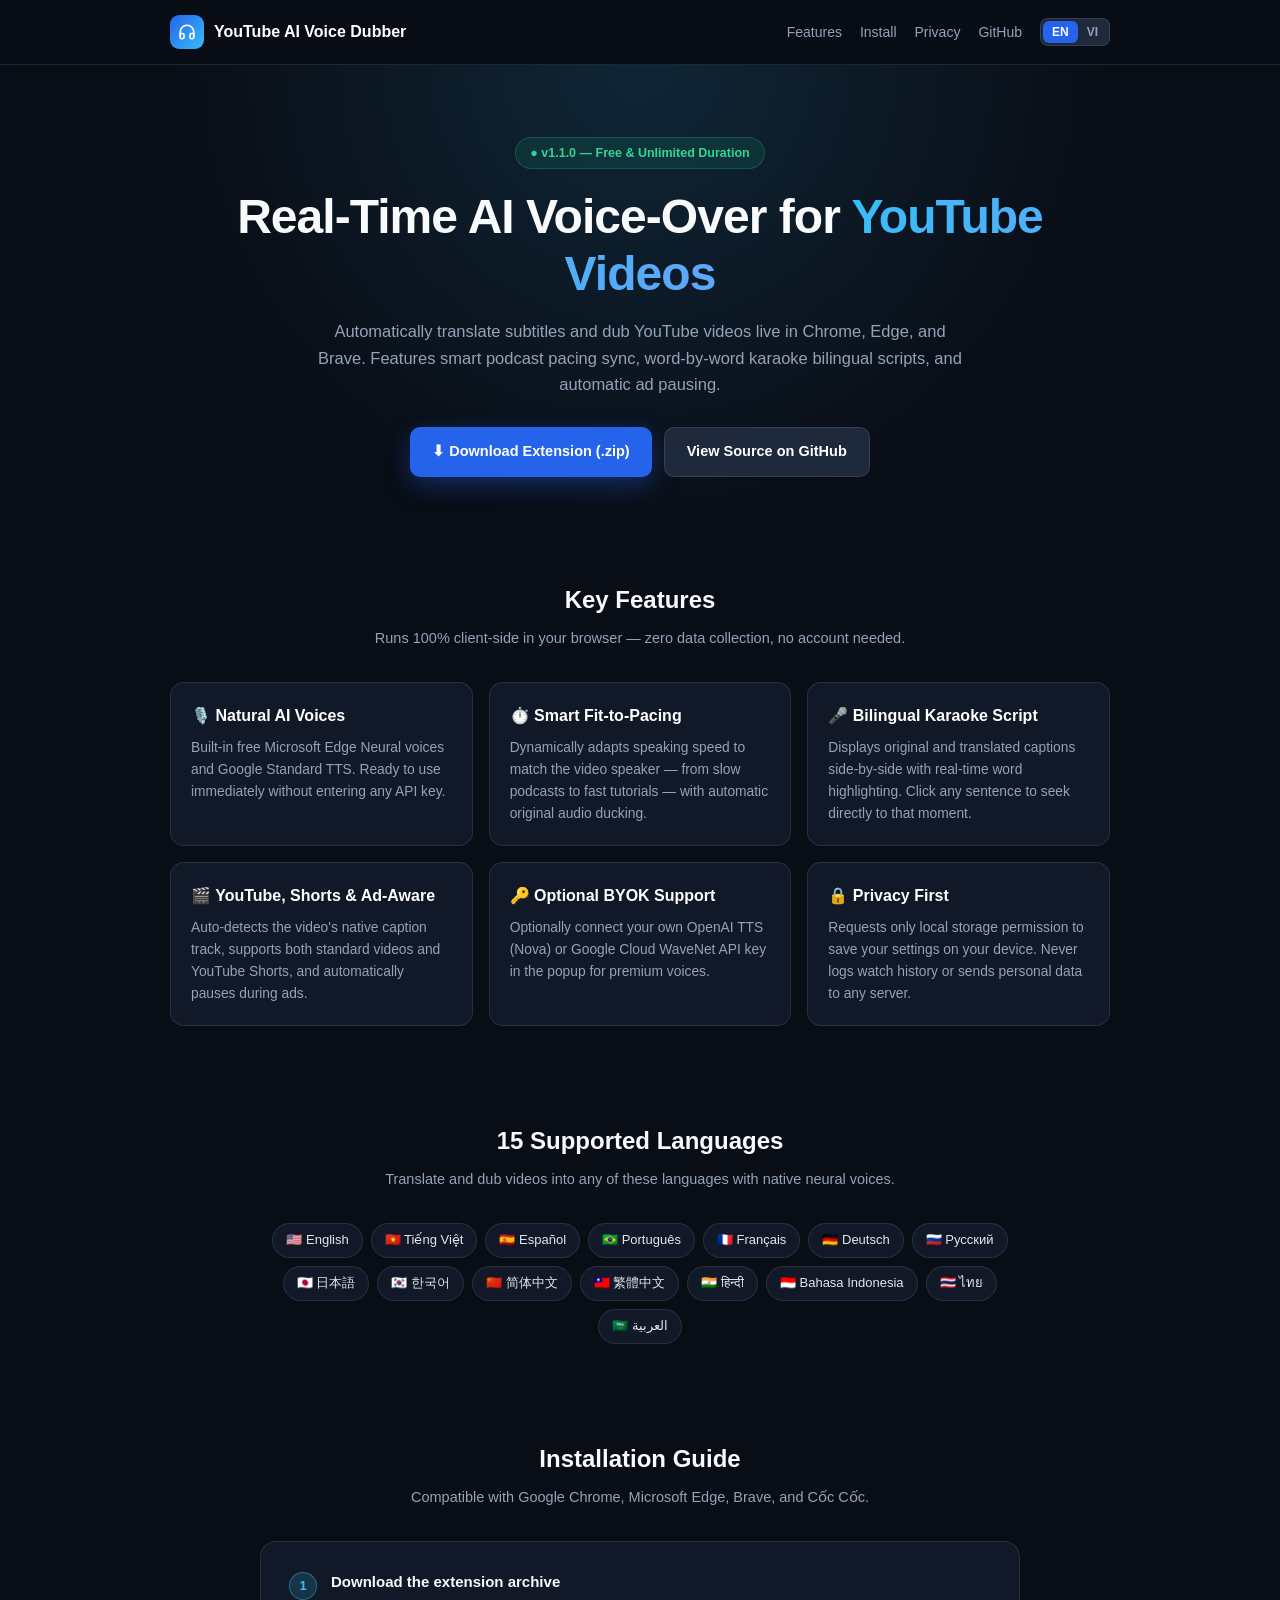
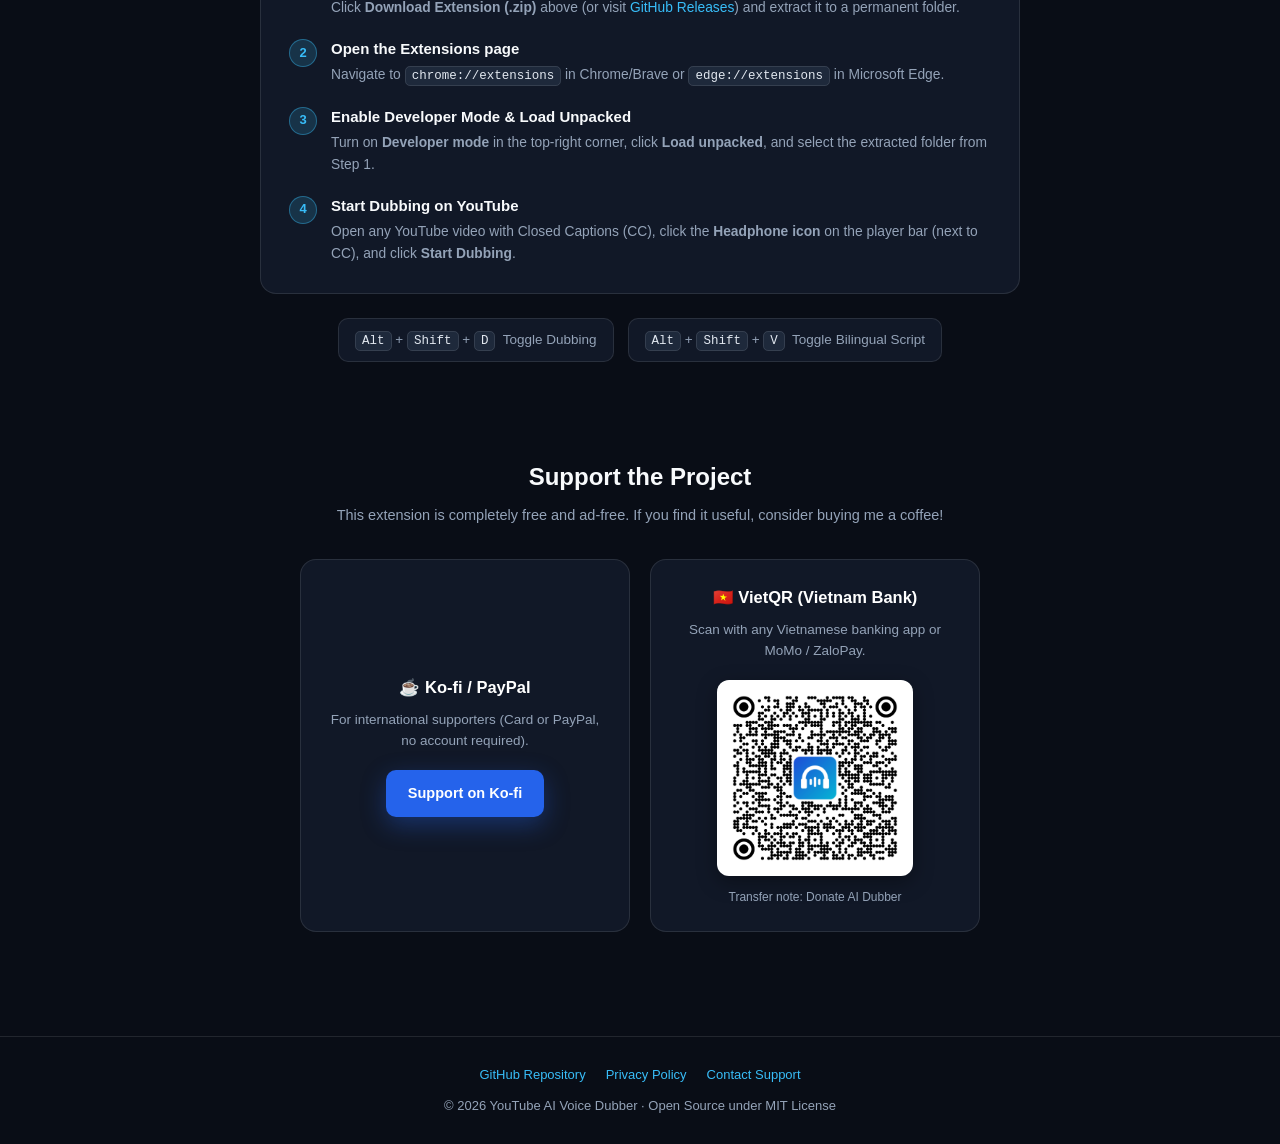
<file: docs/index.html>
<!DOCTYPE html>
<html lang="en">
<head>
  <meta charset="UTF-8" />
  <meta name="viewport" content="width=device-width, initial-scale=1.0" />
  <title>YouTube AI Voice Dubber — Real-Time AI Video Dubbing</title>
  <meta name="description" content="Free Chrome & Edge extension for real-time YouTube subtitle translation and natural AI voice-over with bilingual karaoke subtitles." />
  <style>
    :root {
      --bg: #090d16;
      --surface: #111827;
      --surface-2: #1e293b;
      --border: rgba(255, 255, 255, 0.1);
      --text: #f8fafc;
      --muted: #94a3b8;
      --accent: #38bdf8;
      --primary: #2563eb;
      --primary-hover: #3b82f6;
    }
    * { box-sizing: border-box; margin: 0; padding: 0; }
    body {
      background: var(--bg);
      color: var(--text);
      font-family: -apple-system, BlinkMacSystemFont, "Segoe UI", Roboto, sans-serif;
      line-height: 1.6;
      -webkit-font-smoothing: antialiased;
    }
    a { color: var(--accent); text-decoration: none; }
    a:hover { text-decoration: underline; }
    .container {
      max-width: 980px;
      margin: 0 auto;
      padding: 0 20px;
    }
    header {
      border-bottom: 1px solid var(--border);
      background: rgba(9, 13, 22, 0.85);
      backdrop-filter: blur(12px);
      position: sticky;
      top: 0;
      z-index: 50;
    }
    .nav {
      display: flex;
      align-items: center;
      justify-content: space-between;
      height: 64px;
      gap: 12px;
    }
    .brand {
      display: flex;
      align-items: center;
      gap: 10px;
      font-weight: 700;
      font-size: 16px;
      color: #fff;
      text-decoration: none !important;
    }
    .brand-icon {
      width: 34px;
      height: 34px;
      border-radius: 9px;
      background: linear-gradient(135deg, #2563eb, #38bdf8);
      display: grid;
      place-items: center;
      flex-shrink: 0;
    }
    .nav-links {
      display: flex;
      align-items: center;
      gap: 18px;
      font-size: 14px;
    }
    .nav-links a { color: var(--muted); }
    .nav-links a:hover { color: #fff; text-decoration: none; }
    .lang-switch {
      display: inline-flex;
      background: var(--surface-2);
      border: 1px solid var(--border);
      border-radius: 8px;
      padding: 2px;
    }
    .lang-btn {
      background: transparent;
      border: none;
      color: var(--muted);
      font-size: 12px;
      font-weight: 700;
      padding: 4px 9px;
      border-radius: 6px;
      cursor: pointer;
      transition: all 0.15s ease;
    }
    .lang-btn.active {
      background: var(--primary);
      color: #fff;
    }

    .hero {
      padding: 72px 0 56px;
      text-align: center;
      background: radial-gradient(circle at 50% 0%, rgba(56, 189, 248, 0.14), transparent 60%);
    }
    .badge {
      display: inline-flex;
      align-items: center;
      gap: 8px;
      padding: 5px 14px;
      border-radius: 999px;
      background: rgba(16, 185, 129, 0.12);
      border: 1px solid rgba(16, 185, 129, 0.3);
      color: #34d399;
      font-size: 12.5px;
      font-weight: 600;
      margin-bottom: 20px;
    }
    .hero h1 {
      font-size: clamp(30px, 5vw, 48px);
      font-weight: 800;
      line-height: 1.18;
      letter-spacing: -0.02em;
      margin-bottom: 16px;
    }
    .hero h1 span {
      background: linear-gradient(90deg, #38bdf8, #60a5fa);
      -webkit-background-clip: text;
      -webkit-text-fill-color: transparent;
    }
    .hero p {
      max-width: 660px;
      margin: 0 auto 30px;
      color: var(--muted);
      font-size: 16.5px;
    }
    .cta-group {
      display: flex;
      flex-wrap: wrap;
      justify-content: center;
      gap: 12px;
    }
    .btn {
      display: inline-flex;
      align-items: center;
      gap: 8px;
      padding: 12px 22px;
      border-radius: 10px;
      font-weight: 700;
      font-size: 14.5px;
      transition: transform 0.15s ease, background 0.15s ease;
      text-decoration: none !important;
    }
    .btn:hover { transform: translateY(-1px); }
    .btn-primary {
      background: var(--primary);
      color: #fff;
      box-shadow: 0 8px 24px rgba(37, 99, 235, 0.35);
    }
    .btn-primary:hover { background: var(--primary-hover); }
    .btn-secondary {
      background: var(--surface-2);
      color: #fff;
      border: 1px solid var(--border);
    }
    .btn-secondary:hover { background: #293548; }

    .section { padding: 48px 0; }
    .section-title {
      font-size: 24px;
      font-weight: 700;
      margin-bottom: 8px;
      text-align: center;
    }
    .section-sub {
      color: var(--muted);
      text-align: center;
      margin-bottom: 32px;
      font-size: 14.5px;
    }
    .grid {
      display: grid;
      grid-template-columns: repeat(auto-fit, minmax(280px, 1fr));
      gap: 16px;
    }
    .card {
      background: var(--surface);
      border: 1px solid var(--border);
      border-radius: 14px;
      padding: 20px;
    }
    .card h3 {
      font-size: 16px;
      margin-bottom: 8px;
      color: #fff;
      display: flex;
      align-items: center;
      gap: 8px;
    }
    .card p {
      font-size: 13.8px;
      color: var(--muted);
    }

    .lang-pills {
      display: flex;
      flex-wrap: wrap;
      justify-content: center;
      gap: 8px;
      max-width: 780px;
      margin: 0 auto;
    }
    .lang-pill {
      background: var(--surface);
      border: 1px solid var(--border);
      padding: 6px 13px;
      border-radius: 999px;
      font-size: 13px;
      color: #e2e8f0;
    }

    .steps {
      background: var(--surface);
      border: 1px solid var(--border);
      border-radius: 16px;
      padding: 28px;
      max-width: 760px;
      margin: 0 auto;
    }
    .step-item {
      display: flex;
      gap: 14px;
      margin-bottom: 18px;
    }
    .step-item:last-child { margin-bottom: 0; }
    .step-num {
      width: 28px;
      height: 28px;
      border-radius: 50%;
      background: rgba(56, 189, 248, 0.16);
      border: 1px solid rgba(56, 189, 248, 0.4);
      color: var(--accent);
      font-weight: 700;
      font-size: 13px;
      display: grid;
      place-items: center;
      flex-shrink: 0;
      margin-top: 2px;
    }
    .step-content h4 { font-size: 15px; margin-bottom: 3px; }
    .step-content p { font-size: 13.8px; color: var(--muted); }
    code, kbd {
      background: var(--surface-2);
      border: 1px solid var(--border);
      border-radius: 5px;
      padding: 2px 6px;
      font-family: ui-monospace, SFMono-Regular, Menlo, monospace;
      font-size: 12.5px;
      color: #e2e8f0;
    }

    .shortcuts {
      display: flex;
      flex-wrap: wrap;
      justify-content: center;
      gap: 14px;
      margin-top: 24px;
    }
    .shortcut-pill {
      background: var(--surface);
      border: 1px solid var(--border);
      padding: 10px 16px;
      border-radius: 10px;
      font-size: 13.5px;
      color: var(--muted);
    }

    footer {
      border-top: 1px solid var(--border);
      margin-top: 56px;
      padding: 28px 0;
      text-align: center;
      font-size: 13px;
      color: var(--muted);
    }
    .footer-links {
      display: flex;
      justify-content: center;
      gap: 20px;
      margin-bottom: 10px;
    }
    @media (max-width: 640px) {
      .nav-links a.hide-mobile { display: none; }
    }
    .donate-grid {
      display: grid;
      grid-template-columns: repeat(auto-fit, minmax(260px, 1fr));
      gap: 20px;
      max-width: 680px;
      margin: 0 auto;
    }
    .donate-card {
      background: var(--surface);
      border: 1px solid var(--border);
      border-radius: 16px;
      padding: 24px;
      display: flex;
      flex-direction: column;
      align-items: center;
      justify-content: center;
      text-align: center;
    }
    .donate-card h3 {
      font-size: 16.5px;
      margin-bottom: 8px;
      color: #fff;
    }
    .donate-card p {
      font-size: 13.5px;
      color: var(--muted);
      margin-bottom: 18px;
    }
    .qr-box {
      background: #ffffff;
      padding: 10px;
      border-radius: 12px;
      display: inline-block;
      box-shadow: 0 6px 20px rgba(0, 0, 0, 0.35);
    }
    .qr-box img {
      width: 176px;
      height: 176px;
      display: block;
    }
    .qr-note {
      margin-top: 12px;
      font-size: 12px;
      color: var(--muted);
    }
  </style>
</head>
<body>
  <header>
    <div class="container nav">
      <a class="brand" href="./">
        <span class="brand-icon">
          <svg width="18" height="18" viewBox="0 0 24 24" fill="none" stroke="#fff" stroke-width="2.2" stroke-linecap="round" stroke-linejoin="round">
            <path d="M3 18v-6a9 9 0 0 1 18 0v6"></path>
            <path d="M21 19a2 2 0 0 1-2 2h-1a2 2 0 0 1-2-2v-3a2 2 0 0 1 2-2h3zM3 19a2 2 0 0 0 2 2h1a2 2 0 0 0 2-2v-3a2 2 0 0 0-2-2H3z"></path>
          </svg>
        </span>
        <span>YouTube AI Voice Dubber</span>
      </a>
      <nav class="nav-links">
        <a class="hide-mobile" href="#features" data-i18n="navFeatures">Features</a>
        <a class="hide-mobile" href="#install" data-i18n="navInstall">Install</a>
        <a href="./privacy.html">Privacy</a>
        <a class="hide-mobile" href="https://github.com/hoanfnho7/thuyet-minh-youtube" target="_blank" rel="noopener">GitHub</a>
        <div class="lang-switch" role="group" aria-label="Language switcher">
          <button type="button" class="lang-btn" id="btnEn" onclick="setLang('en')">EN</button>
          <button type="button" class="lang-btn" id="btnVi" onclick="setLang('vi')">VI</button>
        </div>
      </nav>
    </div>
  </header>

  <main>
    <section class="hero">
      <div class="container">
        <div class="badge" data-i18n="heroBadge">● v1.1.0 — Free &amp; Unlimited Duration</div>
        <h1 data-i18n-html="heroTitle">Real-Time AI Voice-Over for <span>YouTube Videos</span></h1>
        <p data-i18n="heroDesc">
          Automatically translate subtitles and dub YouTube videos live in Chrome, Edge, and Brave.
          Features smart podcast pacing sync, word-by-word karaoke bilingual scripts, and automatic ad pausing.
        </p>
        <div class="cta-group">
          <a class="btn btn-primary" href="https://github.com/hoanfnho7/thuyet-minh-youtube/releases/latest" target="_blank" rel="noopener" data-i18n="ctaDownload">
            ⬇ Download Extension (.zip)
          </a>
          <a class="btn btn-secondary" href="https://github.com/hoanfnho7/thuyet-minh-youtube" target="_blank" rel="noopener" data-i18n="ctaGithub">
            View Source on GitHub
          </a>
        </div>
      </div>
    </section>

    <section id="features" class="section">
      <div class="container">
        <h2 class="section-title" data-i18n="featTitle">Key Features</h2>
        <p class="section-sub" data-i18n="featSub">Runs 100% client-side in your browser — zero data collection, no account needed.</p>
        <div class="grid">
          <div class="card">
            <h3 data-i18n="f1Title">🎙️ Natural AI Voices</h3>
            <p data-i18n="f1Desc">Built-in free Microsoft Edge Neural voices and Google Standard TTS. Ready to use immediately without entering any API key.</p>
          </div>
          <div class="card">
            <h3 data-i18n="f2Title">⏱️ Smart Fit-to-Pacing</h3>
            <p data-i18n="f2Desc">Dynamically adapts speaking speed to match the video speaker — from slow podcasts to fast tutorials — with automatic original audio ducking.</p>
          </div>
          <div class="card">
            <h3 data-i18n="f3Title">🎤 Bilingual Karaoke Script</h3>
            <p data-i18n="f3Desc">Displays original and translated captions side-by-side with real-time word highlighting. Click any sentence to seek directly to that moment.</p>
          </div>
          <div class="card">
            <h3 data-i18n="f4Title">🎬 YouTube, Shorts &amp; Ad-Aware</h3>
            <p data-i18n="f4Desc">Auto-detects the video's native caption track, supports both standard videos and YouTube Shorts, and automatically pauses during ads.</p>
          </div>
          <div class="card">
            <h3 data-i18n="f5Title">🔑 Optional BYOK Support</h3>
            <p data-i18n="f5Desc">Optionally connect your own OpenAI TTS (Nova) or Google Cloud WaveNet API key in the popup for premium voices.</p>
          </div>
          <div class="card">
            <h3 data-i18n="f6Title">🔒 Privacy First</h3>
            <p data-i18n="f6Desc">Requests only local storage permission to save your settings on your device. Never logs watch history or sends personal data to any server.</p>
          </div>
        </div>
      </div>
    </section>

    <section class="section">
      <div class="container">
        <h2 class="section-title" data-i18n="langTitle">15 Supported Languages</h2>
        <p class="section-sub" data-i18n="langSub">Translate and dub videos into any of these languages with native neural voices.</p>
        <div class="lang-pills">
          <span class="lang-pill">🇺🇸 English</span>
          <span class="lang-pill">🇻🇳 Tiếng Việt</span>
          <span class="lang-pill">🇪🇸 Español</span>
          <span class="lang-pill">🇧🇷 Português</span>
          <span class="lang-pill">🇫🇷 Français</span>
          <span class="lang-pill">🇩🇪 Deutsch</span>
          <span class="lang-pill">🇷🇺 Русский</span>
          <span class="lang-pill">🇯🇵 日本語</span>
          <span class="lang-pill">🇰🇷 한국어</span>
          <span class="lang-pill">🇨🇳 简体中文</span>
          <span class="lang-pill">🇹🇼 繁體中文</span>
          <span class="lang-pill">🇮🇳 हिन्दी</span>
          <span class="lang-pill">🇮🇩 Bahasa Indonesia</span>
          <span class="lang-pill">🇹🇭 ไทย</span>
          <span class="lang-pill">🇸🇦 العربية</span>
        </div>
      </div>
    </section>

    <section id="install" class="section">
      <div class="container">
        <h2 class="section-title" data-i18n="instTitle">Installation Guide</h2>
        <p class="section-sub" data-i18n="instSub">Compatible with Google Chrome, Microsoft Edge, Brave, and Cốc Cốc.</p>
        <div class="steps">
          <div class="step-item">
            <div class="step-num">1</div>
            <div class="step-content">
              <h4 data-i18n="s1Title">Download the extension archive</h4>
              <p data-i18n-html="s1Desc">Click <strong>Download Extension (.zip)</strong> above (or visit <a href="https://github.com/hoanfnho7/thuyet-minh-youtube/releases" target="_blank" rel="noopener">GitHub Releases</a>) and extract it to a permanent folder.</p>
            </div>
          </div>
          <div class="step-item">
            <div class="step-num">2</div>
            <div class="step-content">
              <h4 data-i18n="s2Title">Open the Extensions page</h4>
              <p data-i18n-html="s2Desc">Navigate to <code>chrome://extensions</code> in Chrome/Brave or <code>edge://extensions</code> in Microsoft Edge.</p>
            </div>
          </div>
          <div class="step-item">
            <div class="step-num">3</div>
            <div class="step-content">
              <h4 data-i18n="s3Title">Enable Developer Mode &amp; Load Unpacked</h4>
              <p data-i18n-html="s3Desc">Turn on <strong>Developer mode</strong> in the top-right corner, click <strong>Load unpacked</strong>, and select the extracted folder from Step 1.</p>
            </div>
          </div>
          <div class="step-item">
            <div class="step-num">4</div>
            <div class="step-content">
              <h4 data-i18n="s4Title">Start Dubbing on YouTube</h4>
              <p data-i18n-html="s4Desc">Open any YouTube video with Closed Captions (CC), click the <strong>Headphone icon</strong> on the player bar (next to CC), and click <strong>Start Dubbing</strong>.</p>
            </div>
          </div>
        </div>

        <div class="shortcuts">
          <div class="shortcut-pill"><kbd>Alt</kbd> + <kbd>Shift</kbd> + <kbd>D</kbd> &nbsp;<span data-i18n="scDub">Toggle Dubbing</span></div>
          <div class="shortcut-pill"><kbd>Alt</kbd> + <kbd>Shift</kbd> + <kbd>V</kbd> &nbsp;<span data-i18n="scScript">Toggle Bilingual Script</span></div>
        </div>
      </div>
    </section>
    <section id="donate" class="section">
      <div class="container">
        <h2 class="section-title" data-i18n="donTitle">Support the Project</h2>
        <p class="section-sub" data-i18n="donSub">This extension is completely free and ad-free. If you find it useful, consider buying me a coffee!</p>
        <div class="donate-grid">
          <div class="donate-card">
            <h3>☕ Ko-fi / PayPal</h3>
            <p data-i18n="donKofiDesc">For international supporters (Card or PayPal, no account required).</p>
            <a class="btn btn-primary" href="https://ko-fi.com/hoanfnho7" target="_blank" rel="noopener" data-i18n="donKofiBtn">
              Support on Ko-fi
            </a>
          </div>
          <div class="donate-card">
            <h3>🇻🇳 VietQR (Vietnam Bank)</h3>
            <p data-i18n="donQrDesc">Scan with any Vietnamese banking app or MoMo / ZaloPay.</p>
            <div class="qr-box">
              <img src="./vietqr.png" alt="VietQR Donate" loading="lazy" />
            </div>
            <div class="qr-note" data-i18n="donQrNote">Transfer note: Donate AI Dubber</div>
          </div>
        </div>
      </div>
    </section>
  </main>

  <footer>
    <div class="container">
      <div class="footer-links">
        <a href="https://github.com/hoanfnho7/thuyet-minh-youtube" target="_blank" rel="noopener">GitHub Repository</a>
        <a href="./privacy.html">Privacy Policy</a>
        <a href="mailto:lhoangnhon09@gmail.com" data-i18n="footerContact">Contact Support</a>
      </div>
      <p>© 2026 YouTube AI Voice Dubber · Open Source under MIT License</p>
    </div>
  </footer>

  <script>
    const I18N = {
      en: {
        donTitle: "Support the Project",
      donSub: "This extension is completely free and ad-free. If you find it useful, consider buying me a coffee!",
      donKofiDesc: "For international supporters (Card or PayPal, no account required).",
      donKofiBtn: "Support on Ko-fi",
      donQrDesc: "Scan with any Vietnamese banking app or MoMo / ZaloPay.",
      donQrNote: "Transfer note: Donate AI Dubber",
        navFeatures: "Features",
        navInstall: "Install",
        heroBadge: "● v1.1.0 — Free & Unlimited Duration",
        heroTitle: "Real-Time AI Voice-Over for <span>YouTube Videos</span>",
        heroDesc: "Automatically translate subtitles and dub YouTube videos live in Chrome, Edge, and Brave. Features smart podcast pacing sync, word-by-word karaoke bilingual scripts, and automatic ad pausing.",
        ctaDownload: "⬇ Download Extension (.zip)",
        ctaGithub: "View Source on GitHub",
        featTitle: "Key Features",
        featSub: "Runs 100% client-side in your browser — zero data collection, no account needed.",
        f1Title: "🎙️ Natural AI Voices",
        f1Desc: "Built-in free Microsoft Edge Neural voices and Google Standard TTS. Ready to use immediately without entering any API key.",
        f2Title: "⏱️ Smart Fit-to-Pacing",
        f2Desc: "Dynamically adapts speaking speed to match the video speaker — from slow podcasts to fast tutorials — with automatic original audio ducking.",
        f3Title: "🎤 Bilingual Karaoke Script",
        f3Desc: "Displays original and translated captions side-by-side with real-time word highlighting. Click any sentence to seek directly to that moment.",
        f4Title: "🎬 YouTube, Shorts & Ad-Aware",
        f4Desc: "Auto-detects the video's native caption track, supports both standard videos and YouTube Shorts, and automatically pauses during ads.",
        f5Title: "🔑 Optional BYOK Support",
        f5Desc: "Optionally connect your own OpenAI TTS (Nova) or Google Cloud WaveNet API key in the popup for premium voices.",
        f6Title: "🔒 Privacy First",
        f6Desc: "Requests only local storage permission to save your settings on your device. Never logs watch history or sends personal data to any server.",
        langTitle: "15 Supported Languages",
        langSub: "Translate and dub videos into any of these languages with native neural voices.",
        instTitle: "Installation Guide",
        instSub: "Compatible with Google Chrome, Microsoft Edge, Brave, and Cốc Cốc.",
        s1Title: "Download the extension archive",
        s1Desc: 'Click <strong>Download Extension (.zip)</strong> above (or visit <a href="https://github.com/hoanfnho7/thuyet-minh-youtube/releases" target="_blank" rel="noopener">GitHub Releases</a>) and extract it to a permanent folder.',
        s2Title: "Open the Extensions page",
        s2Desc: "Navigate to <code>chrome://extensions</code> in Chrome/Brave or <code>edge://extensions</code> in Microsoft Edge.",
        s3Title: "Enable Developer Mode & Load Unpacked",
        s3Desc: "Turn on <strong>Developer mode</strong> in the top-right corner, click <strong>Load unpacked</strong>, and select the extracted folder from Step 1.",
        s4Title: "Start Dubbing on YouTube",
        s4Desc: "Open any YouTube video with Closed Captions (CC), click the <strong>Headphone icon</strong> on the player bar (next to CC), and click <strong>Start Dubbing</strong>.",
        scDub: "Toggle Dubbing",
        scScript: "Toggle Bilingual Script",
        footerContact: "Contact Support"
      },
      vi: {
        donTitle: "Ủng hộ phát triển dự án",
      donSub: "Tiện ích hoàn toàn miễn phí và không quảng cáo. Nếu thấy hữu ích, bạn có thể mời mình một ly cà phê lấy động lực duy trì nhé!",
      donKofiDesc: "Dành cho bạn bè quốc tế hoặc thanh toán qua PayPal / Thẻ Visa.",
      donKofiBtn: "Ủng hộ qua Ko-fi",
      donQrDesc: "Quét bằng ứng dụng ngân hàng bất kỳ hoặc ví MoMo / ZaloPay.",
      donQrNote: "Nội dung CK: Donate AI Dubber",
        navFeatures: "Tính năng",
        navInstall: "Cài đặt",
        heroBadge: "● v1.1.0 — Miễn phí & Không giới hạn thời lượng",
        heroTitle: "Thuyết minh video YouTube <span>thời gian thực</span> bằng giọng AI",
        heroDesc: "Tự động dịch phụ đề và lồng tiếng trực tiếp trên trình duyệt Chrome, Edge, Brave. Hỗ trợ đồng bộ nhịp podcast, hiển thị kịch bản song ngữ Karaoke và tự ngắt khi có quảng cáo.",
        ctaDownload: "⬇ Tải bản cài đặt (.zip)",
        ctaGithub: "Xem mã nguồn GitHub",
        featTitle: "Tính năng nổi bật",
        featSub: "Xử lý 100% phía trình duyệt, không thu thập dữ liệu, không cần đăng ký tài khoản.",
        f1Title: "🎙️ Giọng đọc AI tự nhiên",
        f1Desc: "Tích hợp sẵn giọng đọc Edge Neural (Nam Minh, Hoài My...) và Google Standard. Dùng ngay sau khi cài mà không cần nhập API Key.",
        f2Title: "⏱️ Fit-to-Pacing thông minh",
        f2Desc: "Tự động co giãn tốc độ đọc khớp với nhịp người nói — từ podcast nói chậm rãi đến video tốc độ cao, kèm tính năng giảm âm lượng gốc (Audio Ducking).",
        f3Title: "🎤 Kịch bản song ngữ Karaoke",
        f3Desc: "Hiển thị đồng thời phụ đề gốc và bản dịch chạy sáng từng từ theo giọng đọc. Bấm vào bất kỳ câu thoại nào để tua nhanh tới đúng đoạn đó.",
        f4Title: "🎬 Hỗ trợ YouTube & Shorts",
        f4Desc: "Tự động nhận diện ngôn ngữ gốc của video, hỗ trợ cả video dài lẫn YouTube Shorts và tự ngắt tiếng thuyết minh khi video chạy quảng cáo.",
        f5Title: "🔑 Tùy chọn BYOK cao cấp",
        f5Desc: "Hỗ trợ nhập API Key cá nhân (OpenAI TTS / Google Cloud WaveNet) trong popup nếu bạn muốn sử dụng thêm các giọng đọc trả phí chất lượng cao.",
        f6Title: "🔒 Riêng tư tuyệt đối",
        f6Desc: "Extension chỉ xin duy nhất quyền storage để lưu cài đặt cục bộ trên máy bạn. Không gửi lịch sử xem hay dữ liệu cá nhân về bất kỳ máy chủ nào.",
        langTitle: "Hỗ trợ 15 ngôn ngữ phổ biến",
        langSub: "Dịch phụ đề và lồng tiếng sang 15 ngôn ngữ với giọng đọc Neural bản xứ.",
        instTitle: "Hướng dẫn cài đặt",
        instSub: "Tương thích với Google Chrome, Microsoft Edge, Brave, Cốc Cốc.",
        s1Title: "Tải gói tiện ích về máy",
        s1Desc: 'Bấm nút <strong>Tải bản cài đặt (.zip)</strong> ở trên (hoặc vào mục <a href="https://github.com/hoanfnho7/thuyet-minh-youtube/releases" target="_blank" rel="noopener">Releases</a>) và giải nén vào một thư mục cố định.',
        s2Title: "Mở trang quản lý Extension",
        s2Desc: "Truy cập <code>chrome://extensions</code> trên Chrome/Brave hoặc <code>edge://extensions</code> trên Edge.",
        s3Title: "Bật chế độ nhà phát triển & nạp thư mục",
        s3Desc: "Bật công tắc <strong>Developer mode</strong> ở góc phải -> bấm <strong>Load unpacked</strong> -> chọn thư mục vừa giải nén ở bước 1.",
        s4Title: "Sử dụng trên YouTube",
        s4Desc: "Mở video YouTube bất kỳ có phụ đề (CC), bấm vào biểu tượng <strong>Tai nghe</strong> ngay trên thanh điều khiển video (cạnh nút CC) và bấm <strong>Bật thuyết minh</strong>.",
        scDub: "Bật / Tắt thuyết minh",
        scScript: "Bật / Tắt bảng song ngữ Karaoke",
        footerContact: "Liên hệ hỗ trợ"
      }
    };

    function setLang(lang) {
      const dict = I18N[lang] || I18N.en;
      document.documentElement.lang = lang;
      localStorage.setItem("yt_dub_landing_lang", lang);
      document.getElementById("btnEn").classList.toggle("active", lang === "en");
      document.getElementById("btnVi").classList.toggle("active", lang === "vi");

      document.querySelectorAll("[data-i18n]").forEach((el) => {
        const key = el.getAttribute("data-i18n");
        if (dict[key]) el.textContent = dict[key];
      });
      document.querySelectorAll("[data-i18n-html]").forEach((el) => {
        const key = el.getAttribute("data-i18n-html");
        if (dict[key]) el.innerHTML = dict[key];
      });
    }

    const saved = localStorage.getItem("yt_dub_landing_lang");
    const defaultLang = saved || ((navigator.language || "").toLowerCase().startsWith("vi") ? "vi" : "en");
    setLang(defaultLang);
  </script>
</body>
</html>
</file>
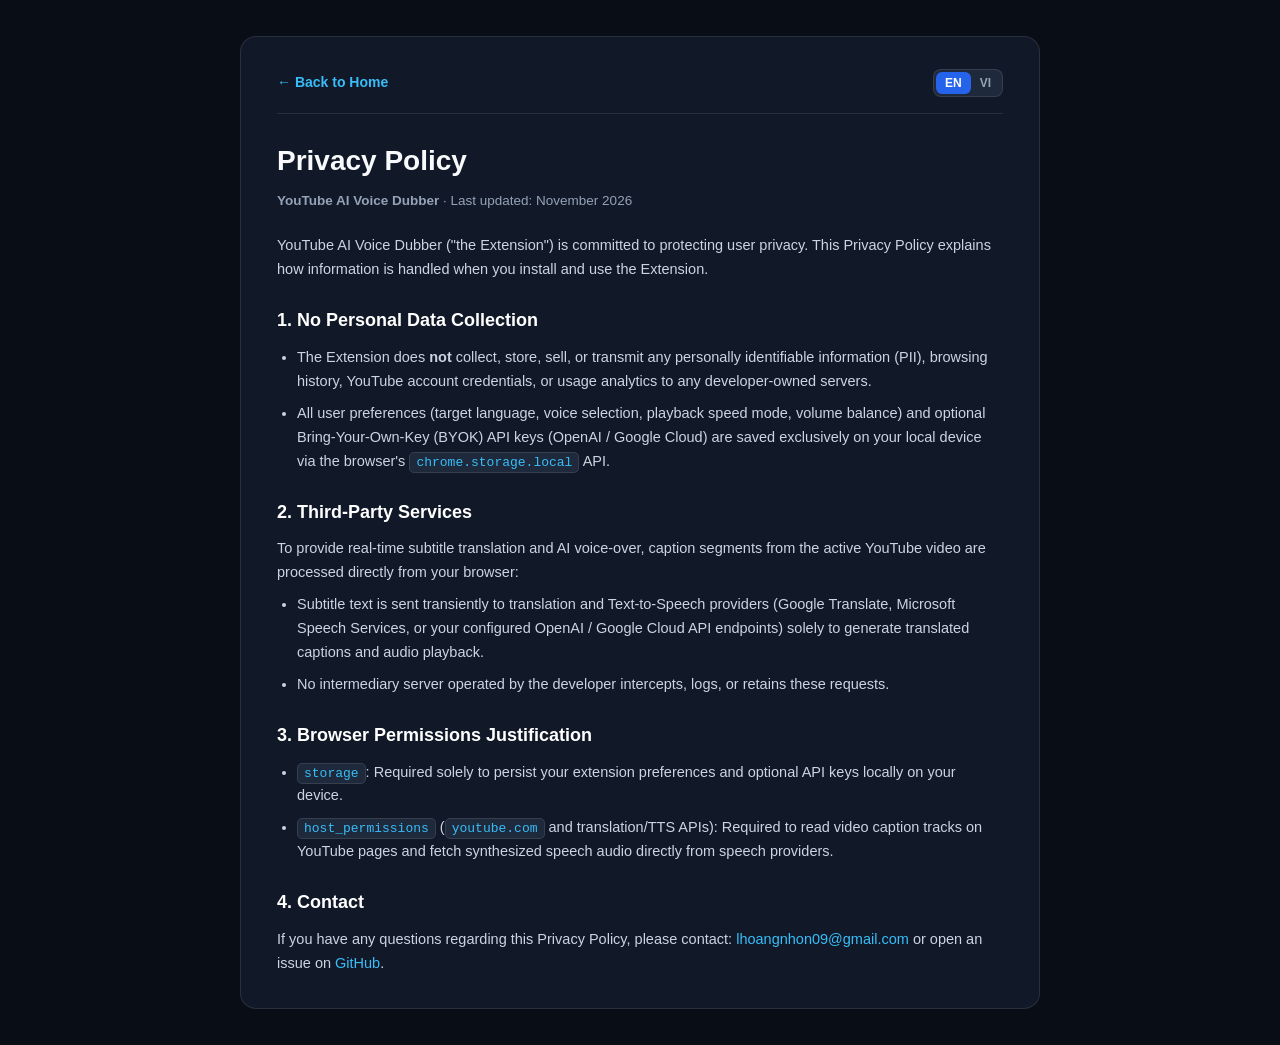
<file: docs/privacy.html>
<!DOCTYPE html>
<html lang="en">
<head>
  <meta charset="UTF-8" />
  <meta name="viewport" content="width=device-width, initial-scale=1.0" />
  <title>Privacy Policy — YouTube AI Voice Dubber</title>
  <style>
    :root {
      --bg: #090d16;
      --surface: #111827;
      --surface-2: #1e293b;
      --border: rgba(255, 255, 255, 0.1);
      --text: #f8fafc;
      --muted: #94a3b8;
      --accent: #38bdf8;
      --primary: #2563eb;
    }
    * { box-sizing: border-box; margin: 0; padding: 0; }
    body {
      background: var(--bg);
      color: var(--text);
      font-family: -apple-system, BlinkMacSystemFont, "Segoe UI", Roboto, sans-serif;
      line-height: 1.65;
      padding: 36px 20px;
      -webkit-font-smoothing: antialiased;
    }
    .container {
      max-width: 800px;
      margin: 0 auto;
      background: var(--surface);
      border: 1px solid var(--border);
      border-radius: 16px;
      padding: 32px 36px;
    }
    .top-bar {
      display: flex;
      align-items: center;
      justify-content: space-between;
      gap: 12px;
      margin-bottom: 24px;
      padding-bottom: 16px;
      border-bottom: 1px solid var(--border);
    }
    .back {
      color: var(--accent);
      text-decoration: none;
      font-size: 14px;
      font-weight: 600;
    }
    .back:hover { text-decoration: underline; }
    .lang-switch {
      display: inline-flex;
      background: var(--surface-2);
      border: 1px solid var(--border);
      border-radius: 8px;
      padding: 2px;
    }
    .lang-btn {
      background: transparent;
      border: none;
      color: var(--muted);
      font-size: 12px;
      font-weight: 700;
      padding: 4px 9px;
      border-radius: 6px;
      cursor: pointer;
      transition: all 0.15s ease;
    }
    .lang-btn.active {
      background: var(--primary);
      color: #fff;
    }
    h1 { font-size: 28px; margin-bottom: 6px; }
    .updated { color: var(--muted); font-size: 13.5px; margin-bottom: 22px; }
    h2 { font-size: 18px; margin: 24px 0 10px; color: #fff; }
    p, li { color: #cbd5e1; font-size: 14.5px; }
    ul { padding-left: 20px; margin-top: 8px; }
    li { margin-bottom: 8px; }
    code {
      background: var(--surface-2);
      border: 1px solid var(--border);
      padding: 2px 6px;
      border-radius: 5px;
      font-family: ui-monospace, SFMono-Regular, Menlo, monospace;
      font-size: 13px;
      color: var(--accent);
    }
    a { color: var(--accent); text-decoration: none; }
    a:hover { text-decoration: underline; }
    @media (max-width: 540px) {
      .container { padding: 24px 20px; }
    }
  </style>
</head>
<body>
  <div class="container">
    <div class="top-bar">
      <a class="back" href="./" data-i18n="backHome">← Back to Home</a>
      <div class="lang-switch" role="group" aria-label="Language switcher">
        <button type="button" class="lang-btn" id="btnEn" onclick="setLang('en')">EN</button>
        <button type="button" class="lang-btn" id="btnVi" onclick="setLang('vi')">VI</button>
      </div>
    </div>

    <h1 data-i18n="title">Privacy Policy</h1>
    <p class="updated" data-i18n-html="updated"><strong>YouTube AI Voice Dubber</strong> · Last updated: November 2026</p>

    <p data-i18n="intro">
      YouTube AI Voice Dubber ("the Extension") is committed to protecting user privacy.
      This Privacy Policy explains how information is handled when you install and use the Extension.
    </p>

    <h2 data-i18n="s1Title">1. No Personal Data Collection</h2>
    <ul>
      <li data-i18n-html="s1Li1">The Extension does <strong>not</strong> collect, store, sell, or transmit any personally identifiable information (PII), browsing history, YouTube account credentials, or usage analytics to any developer-owned servers.</li>
      <li data-i18n-html="s1Li2">All user preferences (target language, voice selection, playback speed mode, volume balance) and optional Bring-Your-Own-Key (BYOK) API keys (OpenAI / Google Cloud) are saved exclusively on your local device via the browser's <code>chrome.storage.local</code> API.</li>
    </ul>

    <h2 data-i18n="s2Title">2. Third-Party Services</h2>
    <p data-i18n="s2Desc">
      To provide real-time subtitle translation and AI voice-over, caption segments from the active YouTube video are processed directly from your browser:
    </p>
    <ul>
      <li data-i18n="s2Li1">Subtitle text is sent transiently to translation and Text-to-Speech providers (Google Translate, Microsoft Speech Services, or your configured OpenAI / Google Cloud API endpoints) solely to generate translated captions and audio playback.</li>
      <li data-i18n="s2Li2">No intermediary server operated by the developer intercepts, logs, or retains these requests.</li>
    </ul>

    <h2 data-i18n="s3Title">3. Browser Permissions Justification</h2>
    <ul>
      <li data-i18n-html="s3Li1"><code>storage</code>: Required solely to persist your extension preferences and optional API keys locally on your device.</li>
      <li data-i18n-html="s3Li2"><code>host_permissions</code> (<code>youtube.com</code> and translation/TTS APIs): Required to read video caption tracks on YouTube pages and fetch synthesized speech audio directly from speech providers.</li>
    </ul>

    <h2 data-i18n="s4Title">4. Contact</h2>
    <p data-i18n-html="s4Desc">
      If you have any questions regarding this Privacy Policy, please contact:
      <a href="mailto:lhoangnhon09@gmail.com">lhoangnhon09@gmail.com</a> or open an issue on
      <a href="https://github.com/hoanfnho7/thuyet-minh-youtube" target="_blank" rel="noopener">GitHub</a>.
    </p>
  </div>

  <script>
    const I18N = {
      en: {
        backHome: "← Back to Home",
        title: "Privacy Policy",
        updated: "<strong>YouTube AI Voice Dubber</strong> · Last updated: November 2026",
        intro: 'YouTube AI Voice Dubber ("the Extension") is committed to protecting user privacy. This Privacy Policy explains how information is handled when you install and use the Extension.',
        s1Title: "1. No Personal Data Collection",
        s1Li1: "The Extension does <strong>not</strong> collect, store, sell, or transmit any personally identifiable information (PII), browsing history, YouTube account credentials, or usage analytics to any developer-owned servers.",
        s1Li2: "All user preferences (target language, voice selection, playback speed mode, volume balance) and optional Bring-Your-Own-Key (BYOK) API keys (OpenAI / Google Cloud) are saved exclusively on your local device via the browser's <code>chrome.storage.local</code> API.",
        s2Title: "2. Third-Party Services",
        s2Desc: "To provide real-time subtitle translation and AI voice-over, caption segments from the active YouTube video are processed directly from your browser:",
        s2Li1: "Subtitle text is sent transiently to translation and Text-to-Speech providers (Google Translate, Microsoft Speech Services, or your configured OpenAI / Google Cloud API endpoints) solely to generate translated captions and audio playback.",
        s2Li2: "No intermediary server operated by the developer intercepts, logs, or retains these requests.",
        s3Title: "3. Browser Permissions Justification",
        s3Li1: "<code>storage</code>: Required solely to persist your extension preferences and optional API keys locally on your device.",
        s3Li2: "<code>host_permissions</code> (<code>youtube.com</code> and translation/TTS APIs): Required to read video caption tracks on YouTube pages and fetch synthesized speech audio directly from speech providers.",
        s4Title: "4. Contact",
        s4Desc: 'If you have any questions regarding this Privacy Policy, please contact: <a href="mailto:lhoangnhon09@gmail.com">lhoangnhon09@gmail.com</a> or open an issue on <a href="https://github.com/hoanfnho7/thuyet-minh-youtube" target="_blank" rel="noopener">GitHub</a>.'
      },
      vi: {
        backHome: "← Quay lại trang chủ",
        title: "Chính sách Bảo mật",
        updated: "<strong>YouTube AI Voice Dubber</strong> · Cập nhật lần cuối: Tháng 11, 2026",
        intro: 'Tiện ích mở rộng YouTube AI Voice Dubber ("Tiện ích") cam kết bảo vệ quyền riêng tư của người dùng. Chính sách này giải thích cách dữ liệu được xử lý khi bạn cài đặt và sử dụng Tiện ích.',
        s1Title: "1. Không thu thập dữ liệu cá nhân",
        s1Li1: "Tiện ích <strong>không</strong> thu thập, lưu trữ, bán hay truyền tải bất kỳ thông tin định danh cá nhân (PII), lịch sử duyệt web, thông tin tài khoản YouTube hay dữ liệu phân tích hành vi nào về máy chủ của nhà phát triển.",
        s1Li2: "Toàn bộ cài đặt của bạn (ngôn ngữ đích, giọng đọc, chế độ tốc độ, mức âm lượng gốc) và API Key tùy chọn (OpenAI / Google Cloud) chỉ được lưu cục bộ trên thiết bị của bạn thông qua <code>chrome.storage.local</code>.",
        s2Title: "2. Dịch vụ bên thứ ba",
        s2Desc: "Để dịch phụ đề và tạo giọng đọc AI theo thời gian thực, nội dung phụ đề của video YouTube đang mở được xử lý trực tiếp từ trình duyệt của bạn:",
        s2Li1: "Các đoạn phụ đề được gửi trực tiếp tới dịch vụ dịch thuật và chuyển văn bản thành giọng nói (Google Translate, Microsoft Speech Services, hoặc API OpenAI / Google Cloud do bạn tự cấu hình) chỉ nhằm mục đích tạo bản dịch và âm thanh thuyết minh.",
        s2Li2: "Không có bất kỳ máy chủ trung gian nào của nhà phát triển chặn, ghi nhật ký (log) hay lưu giữ các yêu cầu này.",
        s3Title: "3. Giải trình quyền truy cập của trình duyệt",
        s3Li1: "<code>storage</code>: Chỉ dùng để lưu trữ cài đặt cá nhân và API Key tùy chọn ngay trên thiết bị của bạn.",
        s3Li2: "<code>host_permissions</code> (<code>youtube.com</code> và các API dịch/TTS): Cần thiết để đọc dữ liệu phụ đề trên trang YouTube và tải âm thanh giọng đọc trực tiếp từ nhà cung cấp.",
        s4Title: "4. Liên hệ",
        s4Desc: 'Nếu có bất kỳ câu hỏi nào về Chính sách Bảo mật này, vui lòng liên hệ qua email: <a href="mailto:lhoangnhon09@gmail.com">lhoangnhon09@gmail.com</a> hoặc tạo issue tại <a href="https://github.com/hoanfnho7/thuyet-minh-youtube" target="_blank" rel="noopener">GitHub</a>.'
      }
    };

    function setLang(lang) {
      const dict = I18N[lang] || I18N.en;
      document.documentElement.lang = lang;
      localStorage.setItem("yt_dub_landing_lang", lang);
      document.getElementById("btnEn").classList.toggle("active", lang === "en");
      document.getElementById("btnVi").classList.toggle("active", lang === "vi");

      document.querySelectorAll("[data-i18n]").forEach((el) => {
        const key = el.getAttribute("data-i18n");
        if (dict[key]) el.textContent = dict[key];
      });
      document.querySelectorAll("[data-i18n-html]").forEach((el) => {
        const key = el.getAttribute("data-i18n-html");
        if (dict[key]) el.innerHTML = dict[key];
      });
    }

    const saved = localStorage.getItem("yt_dub_landing_lang");
    const defaultLang = saved || ((navigator.language || "").toLowerCase().startsWith("vi") ? "vi" : "en");
    setLang(defaultLang);
  </script>
</body>
</html>
</file>
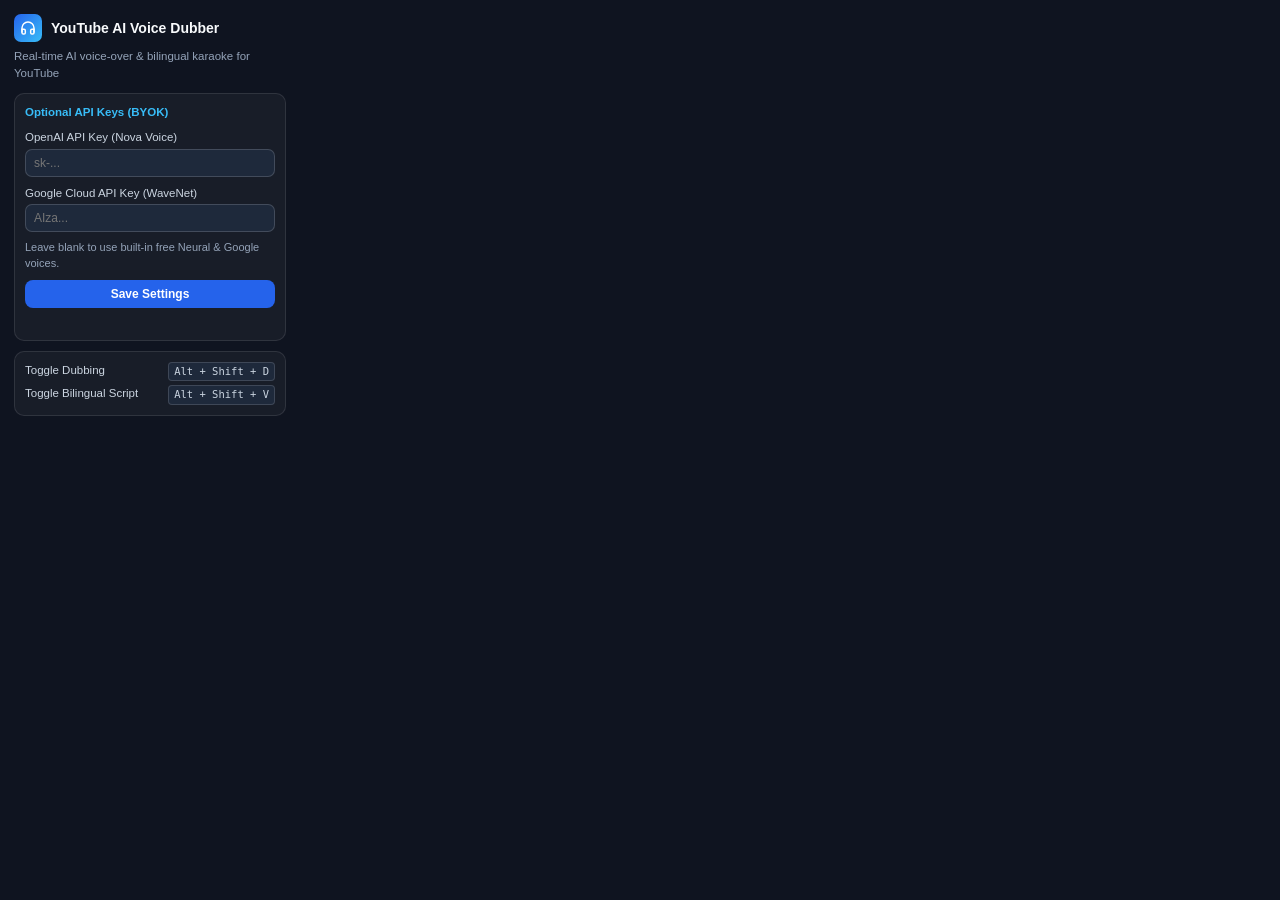
<file: popup/popup.html>
<!DOCTYPE html>
<html lang="en">
<head>
  <meta charset="UTF-8" />
  <title>YouTube AI Voice Dubber</title>
  <style>
    * { box-sizing: border-box; margin: 0; padding: 0; }
    body {
      width: 300px;
      padding: 14px;
      background: #0f1420;
      color: #f8fafc;
      font-family: -apple-system, BlinkMacSystemFont, "Segoe UI", Roboto, sans-serif;
      font-size: 12.5px;
      line-height: 1.45;
    }
    .header {
      display: flex;
      align-items: center;
      gap: 9px;
      margin-bottom: 6px;
    }
    .logo {
      width: 28px;
      height: 28px;
      border-radius: 7px;
      background: linear-gradient(135deg, #2563eb, #38bdf8);
      display: grid;
      place-items: center;
      flex-shrink: 0;
    }
    h1 { font-size: 14px; font-weight: 700; }
    .sub { color: #94a3b8; font-size: 11.5px; margin-bottom: 12px; }
    .card {
      background: rgba(255, 255, 255, 0.04);
      border: 1px solid rgba(255, 255, 255, 0.1);
      border-radius: 10px;
      padding: 10px;
      margin-bottom: 10px;
    }
    .card-title {
      font-size: 11.5px;
      font-weight: 700;
      color: #38bdf8;
      margin-bottom: 8px;
    }
    label {
      display: block;
      font-size: 11.5px;
      color: #cbd5e1;
      margin-bottom: 3px;
    }
    input[type="password"] {
      width: 100%;
      padding: 6px 8px;
      border-radius: 7px;
      border: 1px solid rgba(255, 255, 255, 0.16);
      background: #1e293b;
      color: #fff;
      font-size: 12px;
      margin-bottom: 8px;
      outline: none;
    }
    input[type="password"]:focus { border-color: #38bdf8; }
    .hint { font-size: 11px; color: #94a3b8; margin-bottom: 8px; }
    button {
      width: 100%;
      padding: 7px 10px;
      border: none;
      border-radius: 8px;
      background: #2563eb;
      color: #fff;
      font-weight: 700;
      font-size: 12px;
      cursor: pointer;
    }
    button:hover { background: #3b82f6; }
    .saved {
      text-align: center;
      color: #34d399;
      font-size: 11.5px;
      font-weight: 600;
      margin-top: 6px;
      min-height: 16px;
    }
    .shortcut-row {
      display: flex;
      justify-content: space-between;
      font-size: 11.5px;
      color: #cbd5e1;
      margin-bottom: 4px;
    }
    .shortcut-row:last-child { margin-bottom: 0; }
    kbd {
      background: #1e293b;
      border: 1px solid rgba(255, 255, 255, 0.14);
      padding: 1px 5px;
      border-radius: 4px;
      font-size: 10.5px;
    }
  </style>
</head>
<body>
  <div class="header">
    <div class="logo">
      <svg width="16" height="16" viewBox="0 0 24 24" fill="none" stroke="#fff" stroke-width="2.2" stroke-linecap="round" stroke-linejoin="round">
        <path d="M3 18v-6a9 9 0 0 1 18 0v6"></path>
        <path d="M21 19a2 2 0 0 1-2 2h-1a2 2 0 0 1-2-2v-3a2 2 0 0 1 2-2h3zM3 19a2 2 0 0 0 2 2h1a2 2 0 0 0 2-2v-3a2 2 0 0 0-2-2H3z"></path>
      </svg>
    </div>
    <h1>YouTube AI Voice Dubber</h1>
  </div>
  <p class="sub" data-i18n="popupSubtitle">Real-time AI voice-over &amp; bilingual karaoke for YouTube</p>

  <div class="card">
    <div class="card-title" data-i18n="popupByokTitle">Optional API Keys (BYOK)</div>
    <label for="openaiKey" data-i18n="popupOpenaiLabel">OpenAI API Key (Nova Voice)</label>
    <input type="password" id="openaiKey" placeholder="sk-..." autocomplete="off" />

    <label for="googleKey" data-i18n="popupGoogleLabel">Google Cloud API Key (WaveNet)</label>
    <input type="password" id="googleKey" placeholder="AIza..." autocomplete="off" />

    <p class="hint" data-i18n="popupByokHint">Leave blank to use built-in free Neural &amp; Google voices.</p>
    <button id="saveBtn" data-i18n="popupSaveBtn">Save Settings</button>
    <div class="saved" id="savedStatus"></div>
  </div>

  <div class="card">
    <div class="shortcut-row">
      <span data-i18n="popupShortcutDub">Toggle Dubbing</span>
      <kbd>Alt + Shift + D</kbd>
    </div>
    <div class="shortcut-row">
      <span data-i18n="popupShortcutScript">Toggle Bilingual Script</span>
      <kbd>Alt + Shift + V</kbd>
    </div>
  </div>

  <script src="popup.js"></script>
</body>
</html>
</file>
